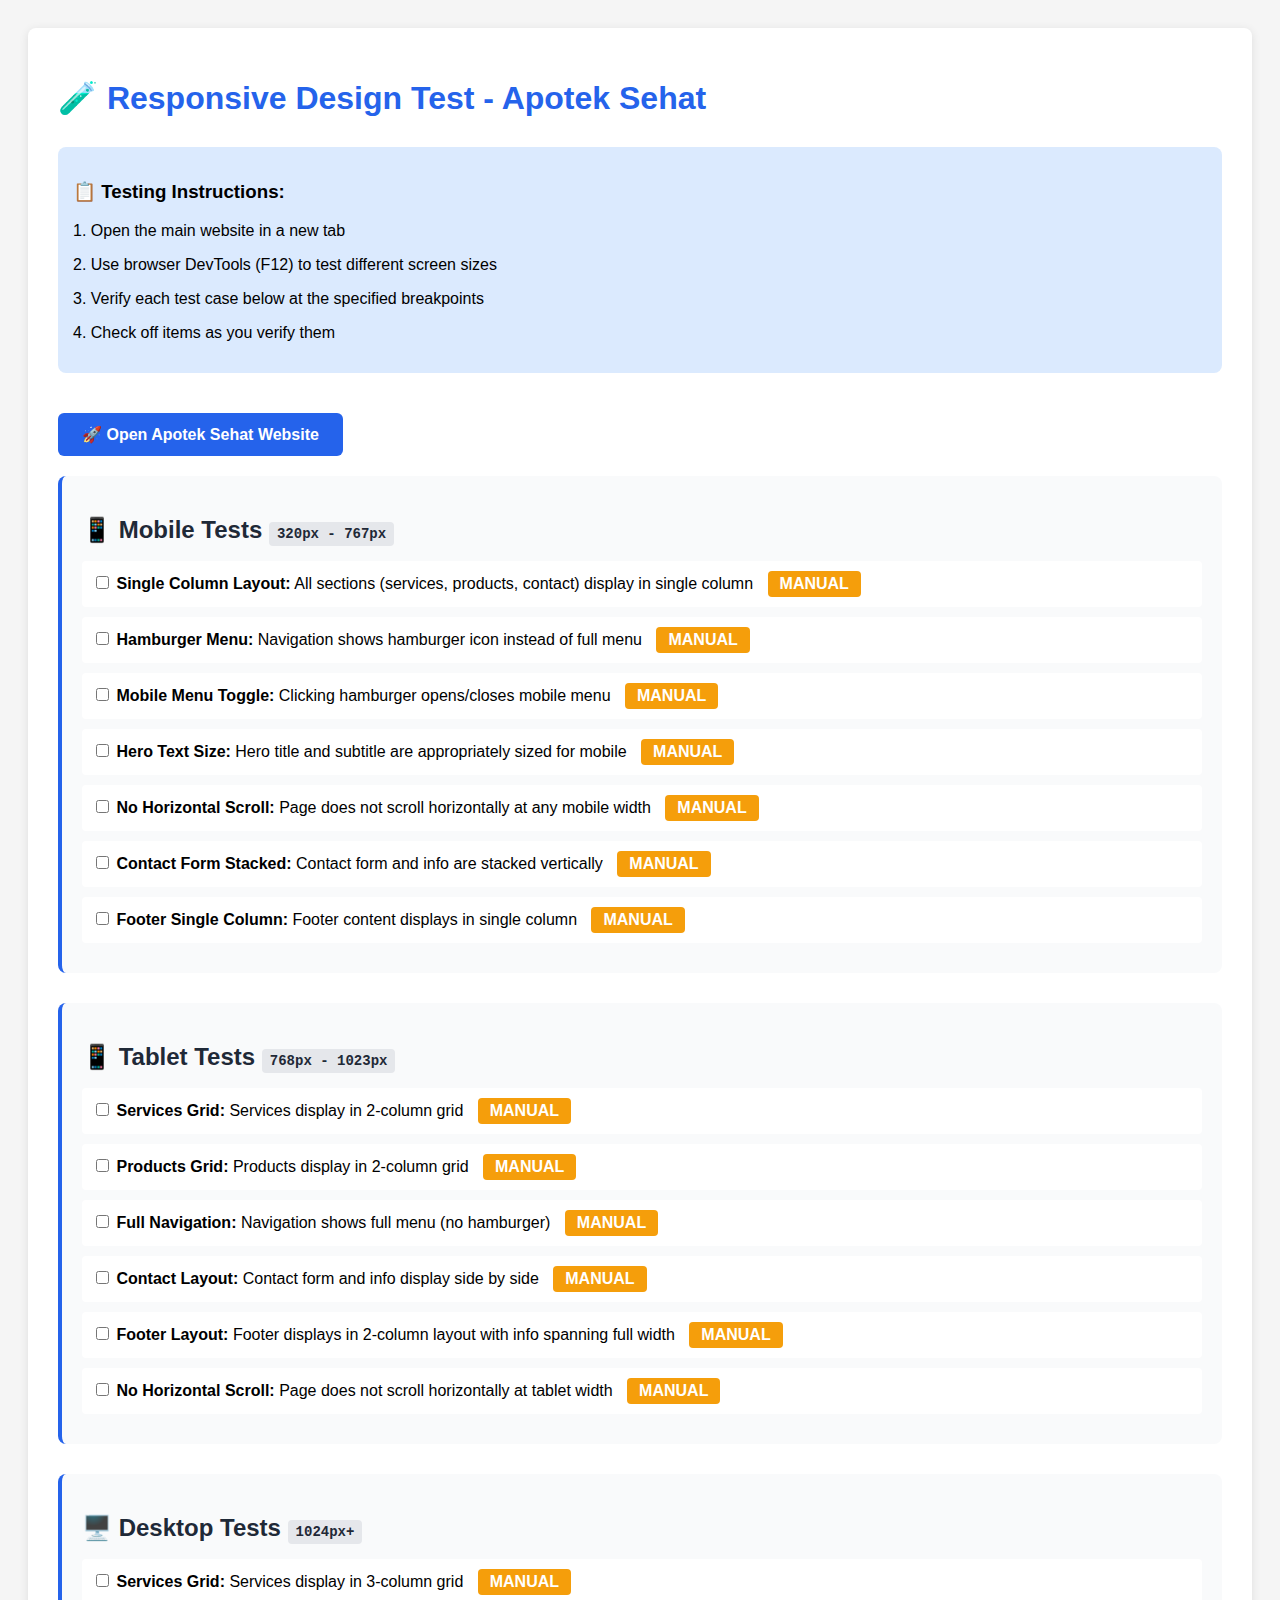
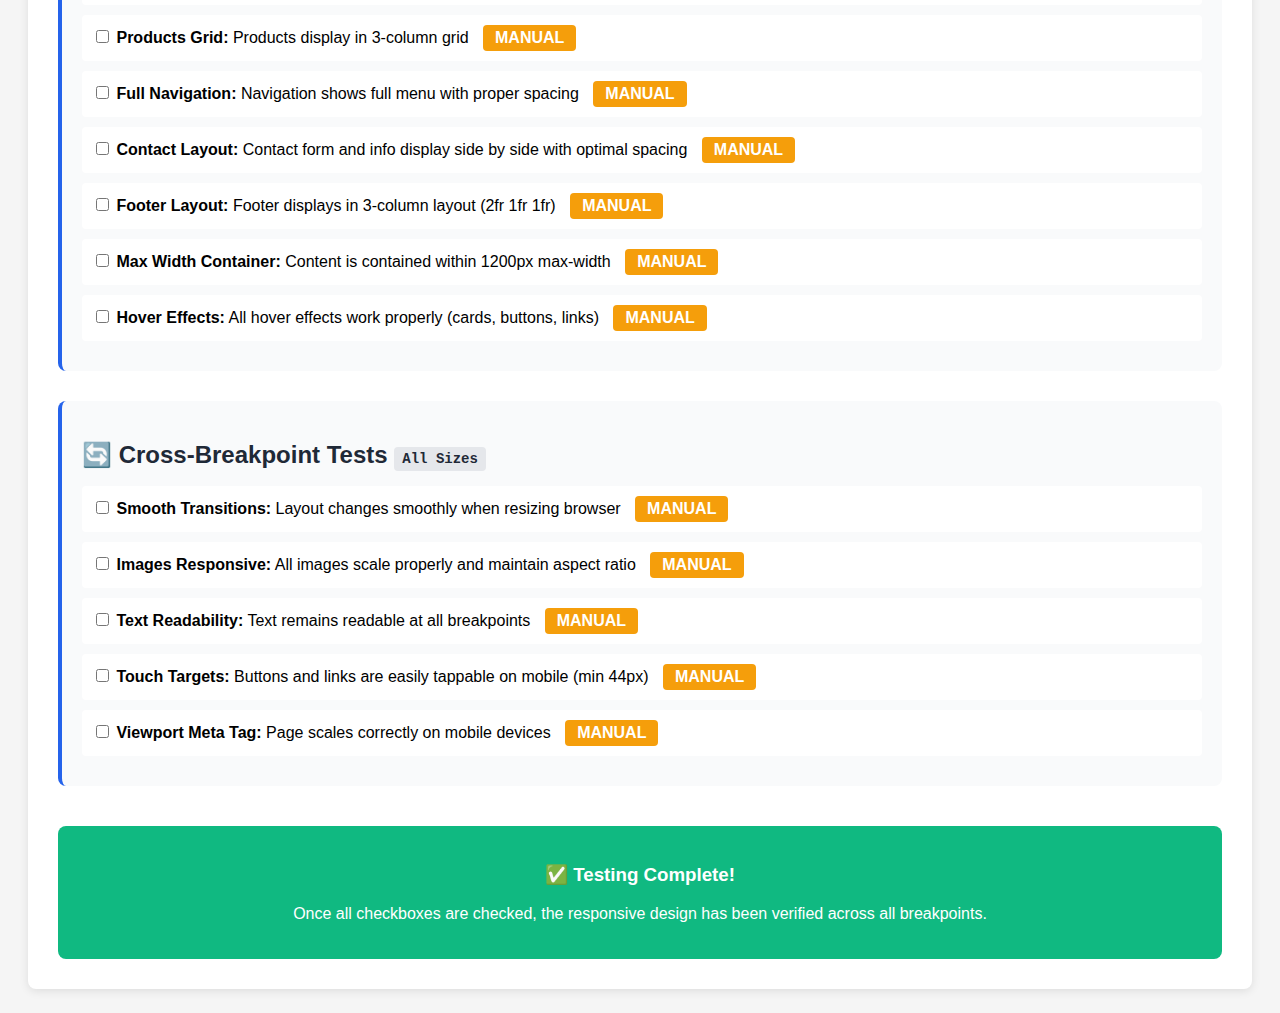
<file: responsive-test.html>
<!DOCTYPE html>
<html lang="id">
<head>
    <meta charset="UTF-8">
    <meta name="viewport" content="width=device-width, initial-scale=1.0">
    <title>Responsive Design Test - Apotek Sehat</title>
    <style>
        body {
            font-family: Arial, sans-serif;
            padding: 20px;
            background-color: #f5f5f5;
        }
        .test-container {
            max-width: 1200px;
            margin: 0 auto;
            background: white;
            padding: 30px;
            border-radius: 8px;
            box-shadow: 0 2px 10px rgba(0,0,0,0.1);
        }
        h1 {
            color: #2563eb;
            margin-bottom: 30px;
        }
        .test-section {
            margin-bottom: 30px;
            padding: 20px;
            background: #f9fafb;
            border-radius: 8px;
            border-left: 4px solid #2563eb;
        }
        .test-section h2 {
            color: #1f2937;
            margin-bottom: 15px;
        }
        .test-item {
            margin: 10px 0;
            padding: 10px;
            background: white;
            border-radius: 4px;
        }
        .status {
            display: inline-block;
            padding: 4px 12px;
            border-radius: 4px;
            font-weight: bold;
            margin-left: 10px;
        }
        .status.pass {
            background: #10b981;
            color: white;
        }
        .status.manual {
            background: #f59e0b;
            color: white;
        }
        .instructions {
            background: #dbeafe;
            padding: 15px;
            border-radius: 8px;
            margin-bottom: 20px;
        }
        .breakpoint-info {
            display: inline-block;
            padding: 4px 8px;
            background: #e5e7eb;
            border-radius: 4px;
            font-family: monospace;
            font-size: 14px;
        }
        .open-site {
            display: inline-block;
            padding: 12px 24px;
            background: #2563eb;
            color: white;
            text-decoration: none;
            border-radius: 6px;
            font-weight: bold;
            margin: 20px 0;
        }
        .open-site:hover {
            background: #1e40af;
        }
    </style>
</head>
<body>
    <div class="test-container">
        <h1>🧪 Responsive Design Test - Apotek Sehat</h1>
        
        <div class="instructions">
            <h3>📋 Testing Instructions:</h3>
            <p>1. Open the main website in a new tab</p>
            <p>2. Use browser DevTools (F12) to test different screen sizes</p>
            <p>3. Verify each test case below at the specified breakpoints</p>
            <p>4. Check off items as you verify them</p>
        </div>

        <a href="index.html" target="_blank" class="open-site">🚀 Open Apotek Sehat Website</a>

        <!-- Mobile Tests: 320px - 767px -->
        <div class="test-section">
            <h2>📱 Mobile Tests <span class="breakpoint-info">320px - 767px</span></h2>
            
            <div class="test-item">
                <input type="checkbox" id="mobile-1">
                <label for="mobile-1">
                    <strong>Single Column Layout:</strong> All sections (services, products, contact) display in single column
                    <span class="status manual">MANUAL</span>
                </label>
            </div>
            
            <div class="test-item">
                <input type="checkbox" id="mobile-2">
                <label for="mobile-2">
                    <strong>Hamburger Menu:</strong> Navigation shows hamburger icon instead of full menu
                    <span class="status manual">MANUAL</span>
                </label>
            </div>
            
            <div class="test-item">
                <input type="checkbox" id="mobile-3">
                <label for="mobile-3">
                    <strong>Mobile Menu Toggle:</strong> Clicking hamburger opens/closes mobile menu
                    <span class="status manual">MANUAL</span>
                </label>
            </div>
            
            <div class="test-item">
                <input type="checkbox" id="mobile-4">
                <label for="mobile-4">
                    <strong>Hero Text Size:</strong> Hero title and subtitle are appropriately sized for mobile
                    <span class="status manual">MANUAL</span>
                </label>
            </div>
            
            <div class="test-item">
                <input type="checkbox" id="mobile-5">
                <label for="mobile-5">
                    <strong>No Horizontal Scroll:</strong> Page does not scroll horizontally at any mobile width
                    <span class="status manual">MANUAL</span>
                </label>
            </div>
            
            <div class="test-item">
                <input type="checkbox" id="mobile-6">
                <label for="mobile-6">
                    <strong>Contact Form Stacked:</strong> Contact form and info are stacked vertically
                    <span class="status manual">MANUAL</span>
                </label>
            </div>
            
            <div class="test-item">
                <input type="checkbox" id="mobile-7">
                <label for="mobile-7">
                    <strong>Footer Single Column:</strong> Footer content displays in single column
                    <span class="status manual">MANUAL</span>
                </label>
            </div>
        </div>

        <!-- Tablet Tests: 768px - 1023px -->
        <div class="test-section">
            <h2>📱 Tablet Tests <span class="breakpoint-info">768px - 1023px</span></h2>
            
            <div class="test-item">
                <input type="checkbox" id="tablet-1">
                <label for="tablet-1">
                    <strong>Services Grid:</strong> Services display in 2-column grid
                    <span class="status manual">MANUAL</span>
                </label>
            </div>
            
            <div class="test-item">
                <input type="checkbox" id="tablet-2">
                <label for="tablet-2">
                    <strong>Products Grid:</strong> Products display in 2-column grid
                    <span class="status manual">MANUAL</span>
                </label>
            </div>
            
            <div class="test-item">
                <input type="checkbox" id="tablet-3">
                <label for="tablet-3">
                    <strong>Full Navigation:</strong> Navigation shows full menu (no hamburger)
                    <span class="status manual">MANUAL</span>
                </label>
            </div>
            
            <div class="test-item">
                <input type="checkbox" id="tablet-4">
                <label for="tablet-4">
                    <strong>Contact Layout:</strong> Contact form and info display side by side
                    <span class="status manual">MANUAL</span>
                </label>
            </div>
            
            <div class="test-item">
                <input type="checkbox" id="tablet-5">
                <label for="tablet-5">
                    <strong>Footer Layout:</strong> Footer displays in 2-column layout with info spanning full width
                    <span class="status manual">MANUAL</span>
                </label>
            </div>
            
            <div class="test-item">
                <input type="checkbox" id="tablet-6">
                <label for="tablet-6">
                    <strong>No Horizontal Scroll:</strong> Page does not scroll horizontally at tablet width
                    <span class="status manual">MANUAL</span>
                </label>
            </div>
        </div>

        <!-- Desktop Tests: 1024px+ -->
        <div class="test-section">
            <h2>🖥️ Desktop Tests <span class="breakpoint-info">1024px+</span></h2>
            
            <div class="test-item">
                <input type="checkbox" id="desktop-1">
                <label for="desktop-1">
                    <strong>Services Grid:</strong> Services display in 3-column grid
                    <span class="status manual">MANUAL</span>
                </label>
            </div>
            
            <div class="test-item">
                <input type="checkbox" id="desktop-2">
                <label for="desktop-2">
                    <strong>Products Grid:</strong> Products display in 3-column grid
                    <span class="status manual">MANUAL</span>
                </label>
            </div>
            
            <div class="test-item">
                <input type="checkbox" id="desktop-3">
                <label for="desktop-3">
                    <strong>Full Navigation:</strong> Navigation shows full menu with proper spacing
                    <span class="status manual">MANUAL</span>
                </label>
            </div>
            
            <div class="test-item">
                <input type="checkbox" id="desktop-4">
                <label for="desktop-4">
                    <strong>Contact Layout:</strong> Contact form and info display side by side with optimal spacing
                    <span class="status manual">MANUAL</span>
                </label>
            </div>
            
            <div class="test-item">
                <input type="checkbox" id="desktop-5">
                <label for="desktop-5">
                    <strong>Footer Layout:</strong> Footer displays in 3-column layout (2fr 1fr 1fr)
                    <span class="status manual">MANUAL</span>
                </label>
            </div>
            
            <div class="test-item">
                <input type="checkbox" id="desktop-6">
                <label for="desktop-6">
                    <strong>Max Width Container:</strong> Content is contained within 1200px max-width
                    <span class="status manual">MANUAL</span>
                </label>
            </div>
            
            <div class="test-item">
                <input type="checkbox" id="desktop-7">
                <label for="desktop-7">
                    <strong>Hover Effects:</strong> All hover effects work properly (cards, buttons, links)
                    <span class="status manual">MANUAL</span>
                </label>
            </div>
        </div>

        <!-- Cross-Breakpoint Tests -->
        <div class="test-section">
            <h2>🔄 Cross-Breakpoint Tests <span class="breakpoint-info">All Sizes</span></h2>
            
            <div class="test-item">
                <input type="checkbox" id="cross-1">
                <label for="cross-1">
                    <strong>Smooth Transitions:</strong> Layout changes smoothly when resizing browser
                    <span class="status manual">MANUAL</span>
                </label>
            </div>
            
            <div class="test-item">
                <input type="checkbox" id="cross-2">
                <label for="cross-2">
                    <strong>Images Responsive:</strong> All images scale properly and maintain aspect ratio
                    <span class="status manual">MANUAL</span>
                </label>
            </div>
            
            <div class="test-item">
                <input type="checkbox" id="cross-3">
                <label for="cross-3">
                    <strong>Text Readability:</strong> Text remains readable at all breakpoints
                    <span class="status manual">MANUAL</span>
                </label>
            </div>
            
            <div class="test-item">
                <input type="checkbox" id="cross-4">
                <label for="cross-4">
                    <strong>Touch Targets:</strong> Buttons and links are easily tappable on mobile (min 44px)
                    <span class="status manual">MANUAL</span>
                </label>
            </div>
            
            <div class="test-item">
                <input type="checkbox" id="cross-5">
                <label for="cross-5">
                    <strong>Viewport Meta Tag:</strong> Page scales correctly on mobile devices
                    <span class="status manual">MANUAL</span>
                </label>
            </div>
        </div>

        <div style="margin-top: 40px; padding: 20px; background: #10b981; color: white; border-radius: 8px; text-align: center;">
            <h3>✅ Testing Complete!</h3>
            <p>Once all checkboxes are checked, the responsive design has been verified across all breakpoints.</p>
        </div>
    </div>

    <script>
        // Save checkbox states to localStorage
        document.querySelectorAll('input[type="checkbox"]').forEach(checkbox => {
            // Load saved state
            const saved = localStorage.getItem(checkbox.id);
            if (saved === 'true') {
                checkbox.checked = true;
            }
            
            // Save state on change
            checkbox.addEventListener('change', function() {
                localStorage.setItem(this.id, this.checked);
            });
        });
    </script>
</body>
</html>
</file>
